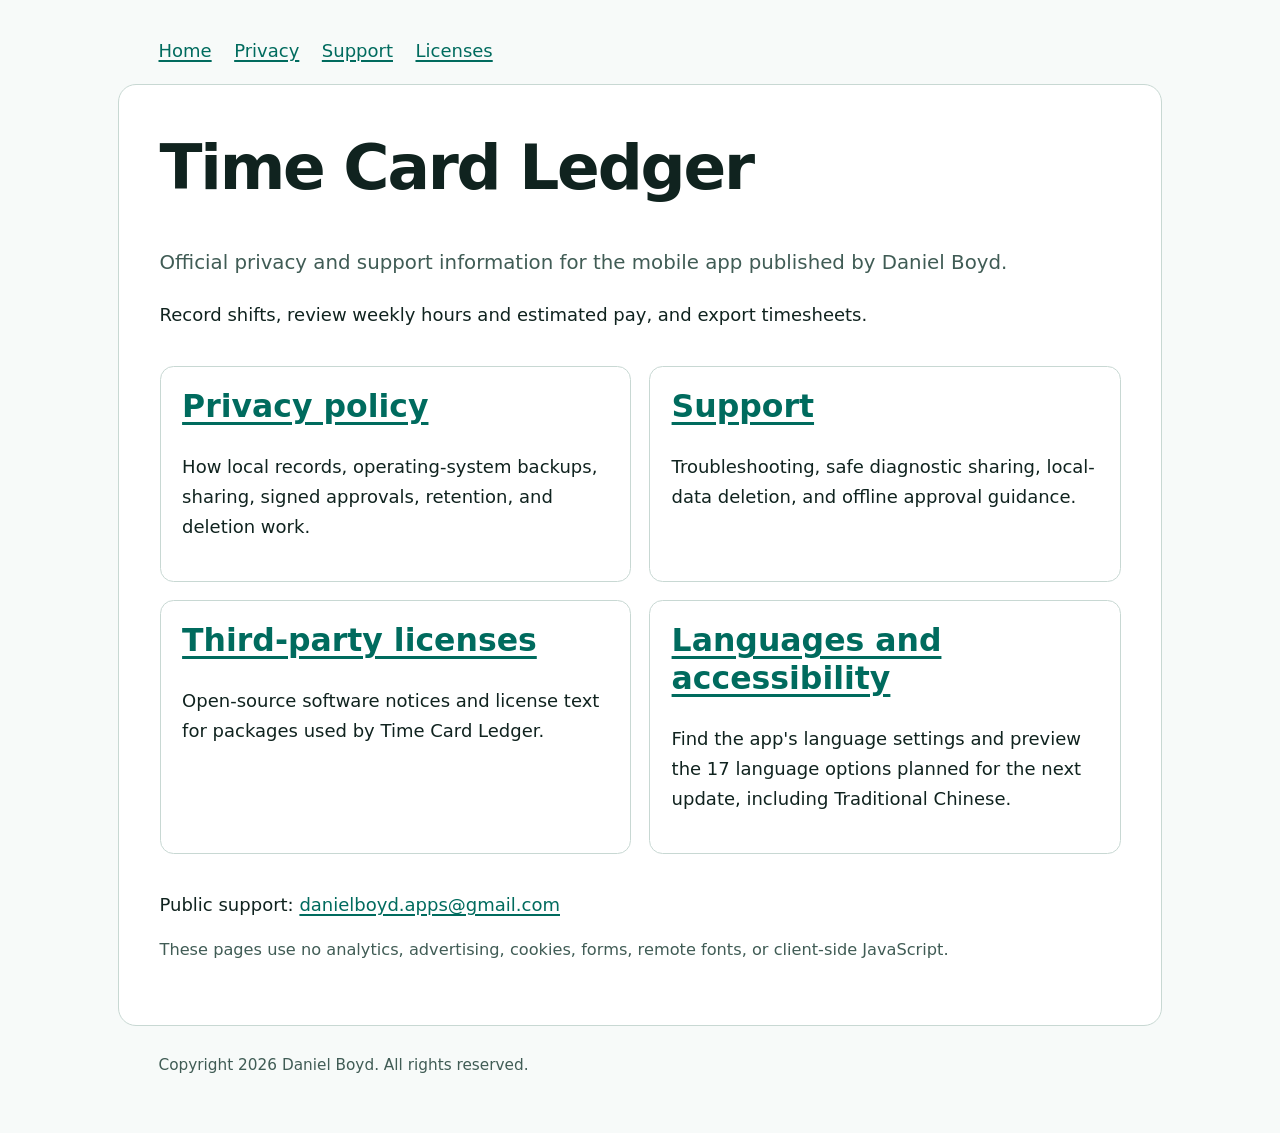
<file: index.html>
<!doctype html>
<html lang="en">
<head>
  <meta charset="utf-8">
  <meta name="viewport" content="width=device-width, initial-scale=1">
  <meta name="description" content="Official privacy policy and support information for Time Card Ledger.">
  <title>Time Card Ledger — Legal and support</title>
  <link rel="stylesheet" href="./styles.css">
</head>
<body>
  <a class="skip-link" href="#content">Skip to content</a>
  <header>
    <nav aria-label="Legal pages">
      <ul>
        <li><a aria-current="page" href="./">Home</a></li>
        <li><a href="./privacy/">Privacy</a></li>
        <li><a href="./support/">Support</a></li>
        <li><a href="./licenses/">Licenses</a></li>
      </ul>
    </nav>
  </header>
  <main id="content">
    <h1>Time Card Ledger</h1>
    <p class="lede">Official privacy and support information for the mobile app published by Daniel Boyd.</p>
    <p>Record shifts, review weekly hours and estimated pay, and export timesheets.</p>
    <div class="cards">
      <section class="card">
        <h2><a href="./privacy/">Privacy policy</a></h2>
        <p>How local records, operating-system backups, sharing, signed approvals, retention, and deletion work.</p>
      </section>
      <section class="card">
        <h2><a href="./support/">Support</a></h2>
        <p>Troubleshooting, safe diagnostic sharing, local-data deletion, and offline approval guidance.</p>
      </section>
      <section class="card">
        <h2><a href="./licenses/">Third-party licenses</a></h2>
        <p>Open-source software notices and license text for packages used by Time Card Ledger.</p>
      </section>
      <section class="card">
        <h2><a href="./languages/">Languages and accessibility</a></h2>
        <p>Find the app's language settings and preview the 17 language options planned for the next update, including Traditional Chinese.</p>
      </section>
    </div>
    <p>Public support: <a href="mailto:danielboyd.apps@gmail.com">danielboyd.apps@gmail.com</a></p>
    <p class="meta">These pages use no analytics, advertising, cookies, forms, remote fonts, or client-side JavaScript.</p>
  </main>
  <footer>Copyright 2026 Daniel Boyd. All rights reserved.</footer>
</body>
</html>
</file>
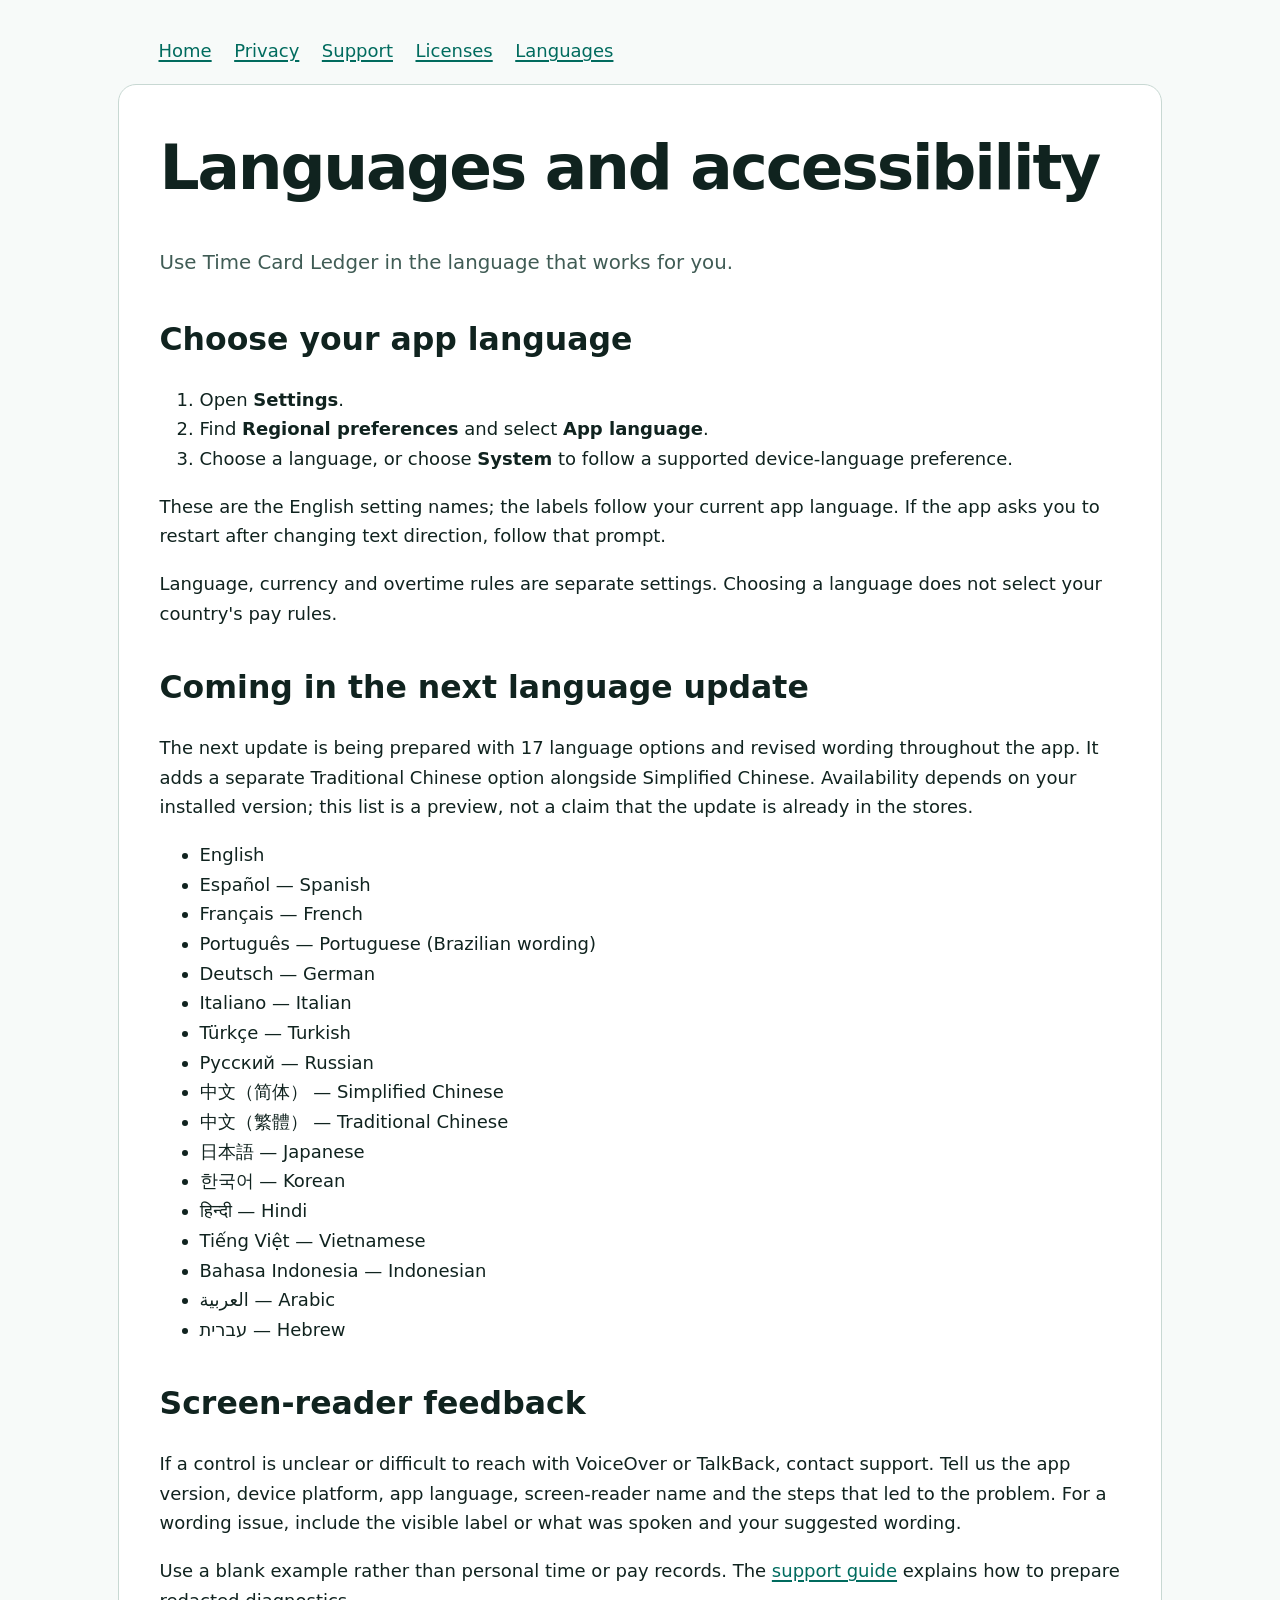
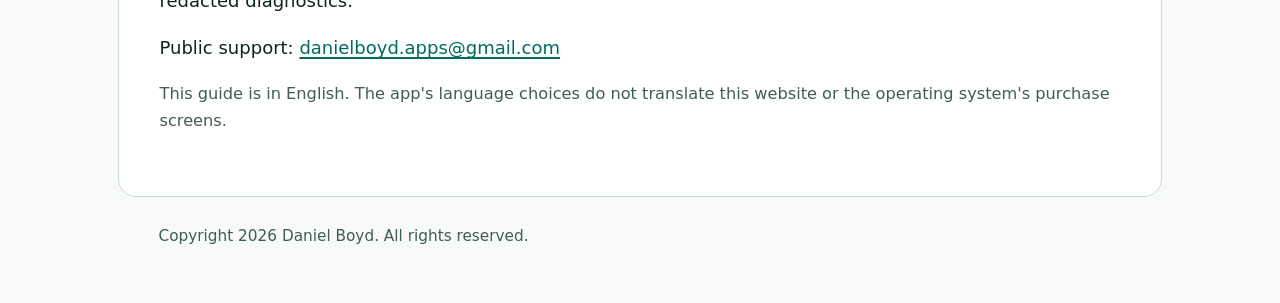
<file: languages/index.html>
<!doctype html>
<html lang="en">
<head>
  <meta charset="utf-8">
  <meta name="viewport" content="width=device-width, initial-scale=1">
  <meta name="description" content="Choose a language in Time Card Ledger and preview the next language update.">
  <title>Languages and accessibility — Time Card Ledger</title>
  <link rel="stylesheet" href="../styles.css">
</head>
<body>
  <a class="skip-link" href="#content">Skip to content</a>
  <header>
    <nav aria-label="Site pages">
      <ul>
        <li><a href="../">Home</a></li>
        <li><a href="../privacy/">Privacy</a></li>
        <li><a href="../support/">Support</a></li>
        <li><a href="../licenses/">Licenses</a></li>
        <li><a aria-current="page" href="./">Languages</a></li>
      </ul>
    </nav>
  </header>
  <main id="content">
    <h1>Languages and accessibility</h1>
    <p class="lede">Use Time Card Ledger in the language that works for you.</p>

    <h2>Choose your app language</h2>
    <ol>
      <li>Open <strong>Settings</strong>.</li>
      <li>Find <strong>Regional preferences</strong> and select <strong>App language</strong>.</li>
      <li>Choose a language, or choose <strong>System</strong> to follow a supported device-language preference.</li>
    </ol>
    <p>These are the English setting names; the labels follow your current app language. If the app asks you to restart after changing text direction, follow that prompt.</p>
    <p>Language, currency and overtime rules are separate settings. Choosing a language does not select your country's pay rules.</p>

    <h2>Coming in the next language update</h2>
    <p>The next update is being prepared with 17 language options and revised wording throughout the app. It adds a separate Traditional Chinese option alongside Simplified Chinese. Availability depends on your installed version; this list is a preview, not a claim that the update is already in the stores.</p>
    <ul>
      <li><span lang="en">English</span></li>
      <li><span lang="es">Español</span> — Spanish</li>
      <li><span lang="fr">Français</span> — French</li>
      <li><span lang="pt-BR">Português</span> — Portuguese (Brazilian wording)</li>
      <li><span lang="de">Deutsch</span> — German</li>
      <li><span lang="it">Italiano</span> — Italian</li>
      <li><span lang="tr">Türkçe</span> — Turkish</li>
      <li><span lang="ru">Русский</span> — Russian</li>
      <li><span lang="zh-Hans">中文（简体）</span> — Simplified Chinese</li>
      <li><span lang="zh-Hant">中文（繁體）</span> — Traditional Chinese</li>
      <li><span lang="ja">日本語</span> — Japanese</li>
      <li><span lang="ko">한국어</span> — Korean</li>
      <li><span lang="hi">हिन्दी</span> — Hindi</li>
      <li><span lang="vi">Tiếng Việt</span> — Vietnamese</li>
      <li><span lang="id">Bahasa Indonesia</span> — Indonesian</li>
      <li><bdi lang="ar" dir="rtl">العربية</bdi> — Arabic</li>
      <li><bdi lang="he" dir="rtl">עברית</bdi> — Hebrew</li>
    </ul>

    <h2>Screen-reader feedback</h2>
    <p>If a control is unclear or difficult to reach with VoiceOver or TalkBack, contact support. Tell us the app version, device platform, app language, screen-reader name and the steps that led to the problem. For a wording issue, include the visible label or what was spoken and your suggested wording.</p>
    <p>Use a blank example rather than personal time or pay records. The <a href="../support/">support guide</a> explains how to prepare redacted diagnostics.</p>
    <p>Public support: <a href="mailto:danielboyd.apps@gmail.com">danielboyd.apps@gmail.com</a></p>
    <p class="meta">This guide is in English. The app's language choices do not translate this website or the operating system's purchase screens.</p>
  </main>
  <footer>Copyright 2026 Daniel Boyd. All rights reserved.</footer>
</body>
</html>
</file>
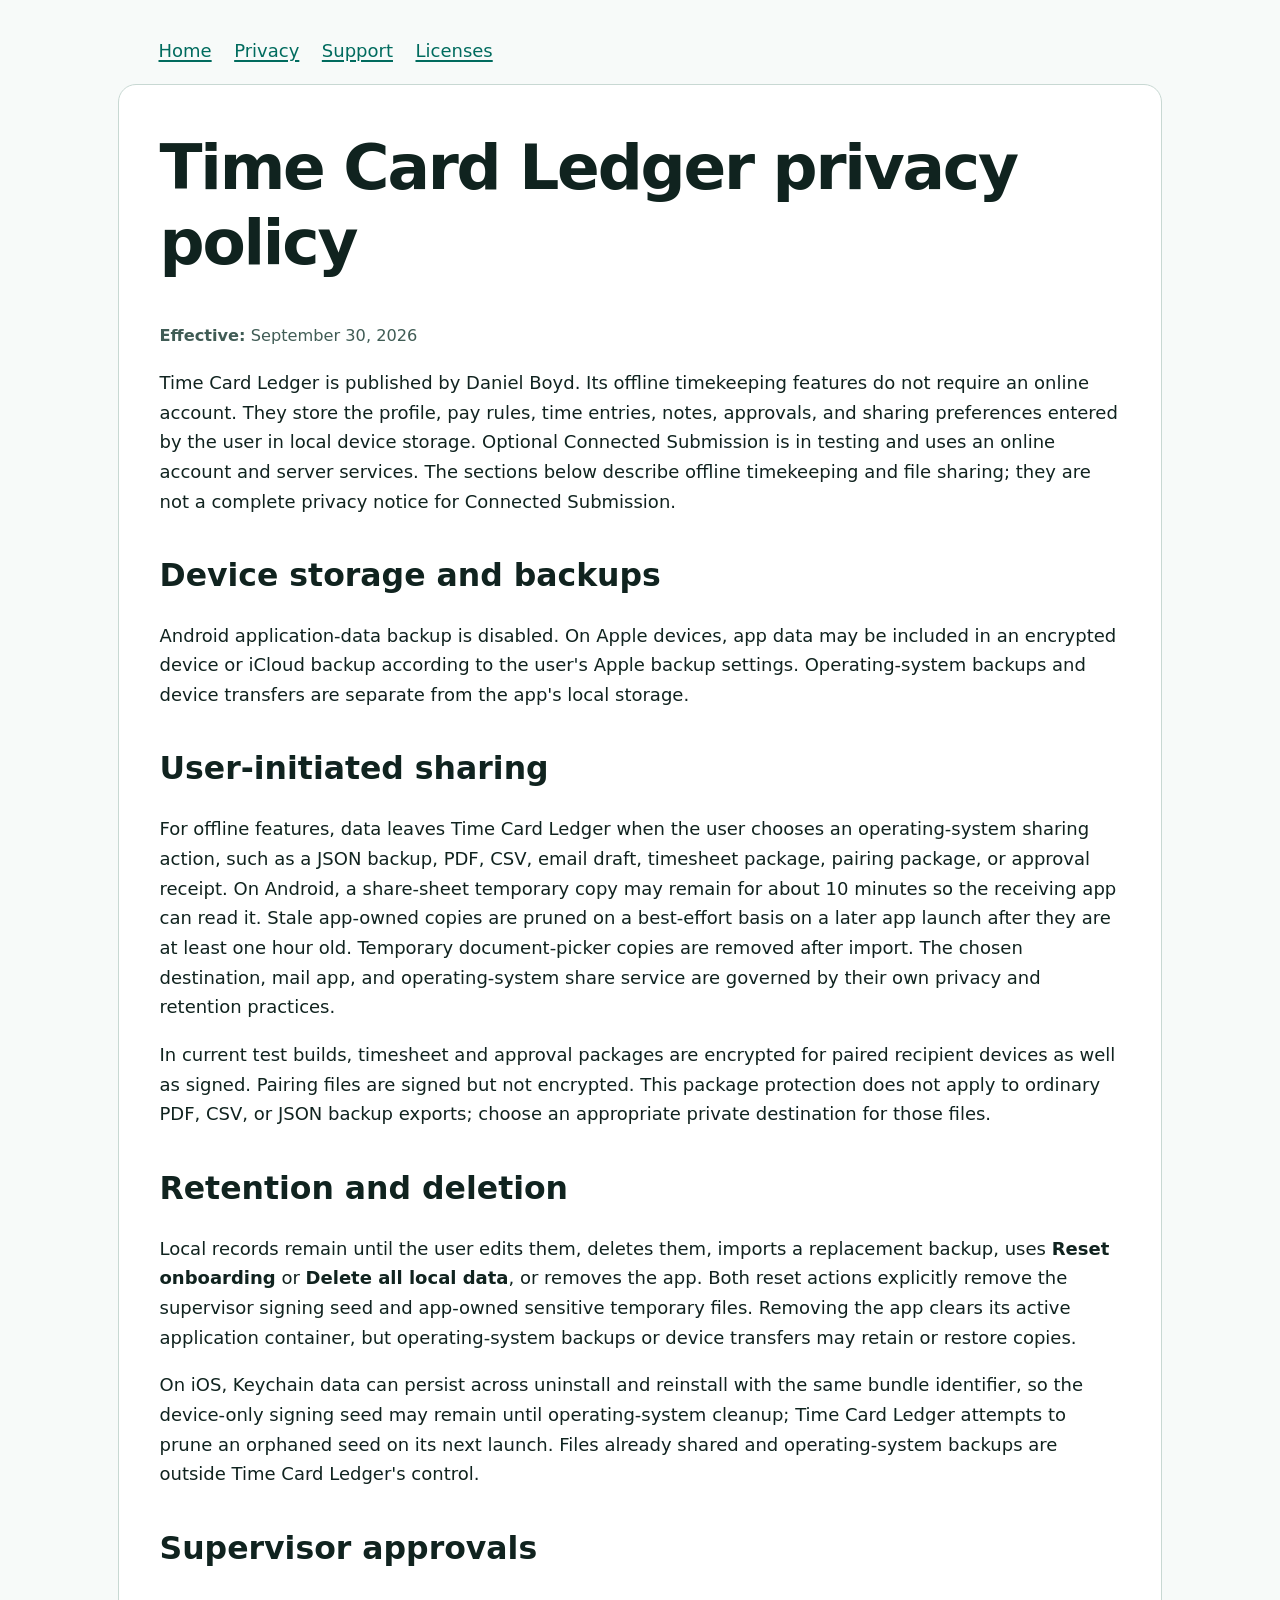
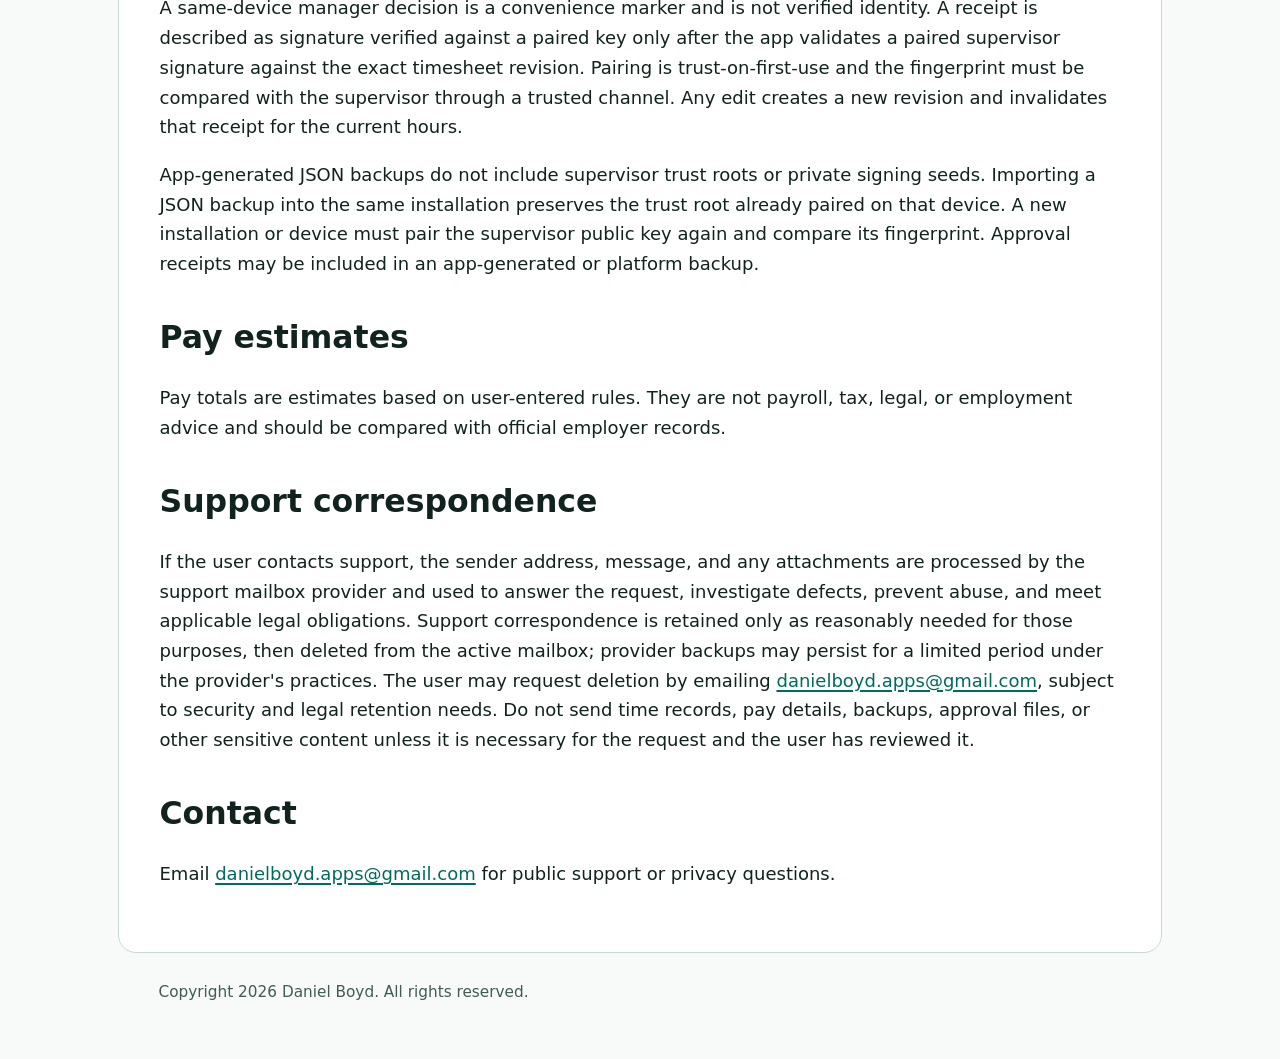
<file: privacy/index.html>
<!doctype html>
<html lang="en">
<head>
  <meta charset="utf-8">
  <meta name="viewport" content="width=device-width, initial-scale=1">
  <meta name="description" content="Privacy policy for Time Card Ledger, published by Daniel Boyd.">
  <title>Privacy policy — Time Card Ledger</title>
  <link rel="stylesheet" href="../styles.css">
</head>
<body>
  <a class="skip-link" href="#content">Skip to content</a>
  <header>
    <nav aria-label="Legal pages">
      <ul>
        <li><a href="../">Home</a></li>
        <li><a aria-current="page" href="./">Privacy</a></li>
        <li><a href="../support/">Support</a></li>
        <li><a href="../licenses/">Licenses</a></li>
      </ul>
    </nav>
  </header>
  <main id="content">
    <h1>Time Card Ledger privacy policy</h1>
    <p class="meta"><strong>Effective:</strong> September 30, 2026</p>

    <p>Time Card Ledger is published by Daniel Boyd. Its offline timekeeping features do not require an online account. They store the profile, pay rules, time entries, notes, approvals, and sharing preferences entered by the user in local device storage. Optional Connected Submission is in testing and uses an online account and server services. The sections below describe offline timekeeping and file sharing; they are not a complete privacy notice for Connected Submission.</p>

    <h2>Device storage and backups</h2>
    <p>Android application-data backup is disabled. On Apple devices, app data may be included in an encrypted device or iCloud backup according to the user's Apple backup settings. Operating-system backups and device transfers are separate from the app's local storage.</p>

    <h2>User-initiated sharing</h2>
    <p>For offline features, data leaves Time Card Ledger when the user chooses an operating-system sharing action, such as a JSON backup, PDF, CSV, email draft, timesheet package, pairing package, or approval receipt. On Android, a share-sheet temporary copy may remain for about 10 minutes so the receiving app can read it. Stale app-owned copies are pruned on a best-effort basis on a later app launch after they are at least one hour old. Temporary document-picker copies are removed after import. The chosen destination, mail app, and operating-system share service are governed by their own privacy and retention practices.</p>

    <p>In current test builds, timesheet and approval packages are encrypted for paired recipient devices as well as signed. Pairing files are signed but not encrypted. This package protection does not apply to ordinary PDF, CSV, or JSON backup exports; choose an appropriate private destination for those files.</p>

    <h2>Retention and deletion</h2>
    <p>Local records remain until the user edits them, deletes them, imports a replacement backup, uses <strong>Reset onboarding</strong> or <strong>Delete all local data</strong>, or removes the app. Both reset actions explicitly remove the supervisor signing seed and app-owned sensitive temporary files. Removing the app clears its active application container, but operating-system backups or device transfers may retain or restore copies.</p>
    <p>On iOS, Keychain data can persist across uninstall and reinstall with the same bundle identifier, so the device-only signing seed may remain until operating-system cleanup; Time Card Ledger attempts to prune an orphaned seed on its next launch. Files already shared and operating-system backups are outside Time Card Ledger's control.</p>

    <h2>Supervisor approvals</h2>
    <p>A same-device manager decision is a convenience marker and is not verified identity. A receipt is described as signature verified against a paired key only after the app validates a paired supervisor signature against the exact timesheet revision. Pairing is trust-on-first-use and the fingerprint must be compared with the supervisor through a trusted channel. Any edit creates a new revision and invalidates that receipt for the current hours.</p>
    <p>App-generated JSON backups do not include supervisor trust roots or private signing seeds. Importing a JSON backup into the same installation preserves the trust root already paired on that device. A new installation or device must pair the supervisor public key again and compare its fingerprint. Approval receipts may be included in an app-generated or platform backup.</p>

    <h2>Pay estimates</h2>
    <p>Pay totals are estimates based on user-entered rules. They are not payroll, tax, legal, or employment advice and should be compared with official employer records.</p>

    <h2>Support correspondence</h2>
    <p>If the user contacts support, the sender address, message, and any attachments are processed by the support mailbox provider and used to answer the request, investigate defects, prevent abuse, and meet applicable legal obligations. Support correspondence is retained only as reasonably needed for those purposes, then deleted from the active mailbox; provider backups may persist for a limited period under the provider's practices. The user may request deletion by emailing <a href="mailto:danielboyd.apps@gmail.com">danielboyd.apps@gmail.com</a>, subject to security and legal retention needs. Do not send time records, pay details, backups, approval files, or other sensitive content unless it is necessary for the request and the user has reviewed it.</p>

    <h2>Contact</h2>
    <p>Email <a href="mailto:danielboyd.apps@gmail.com">danielboyd.apps@gmail.com</a> for public support or privacy questions.</p>
  </main>
  <footer>Copyright 2026 Daniel Boyd. All rights reserved.</footer>
</body>
</html>
</file>
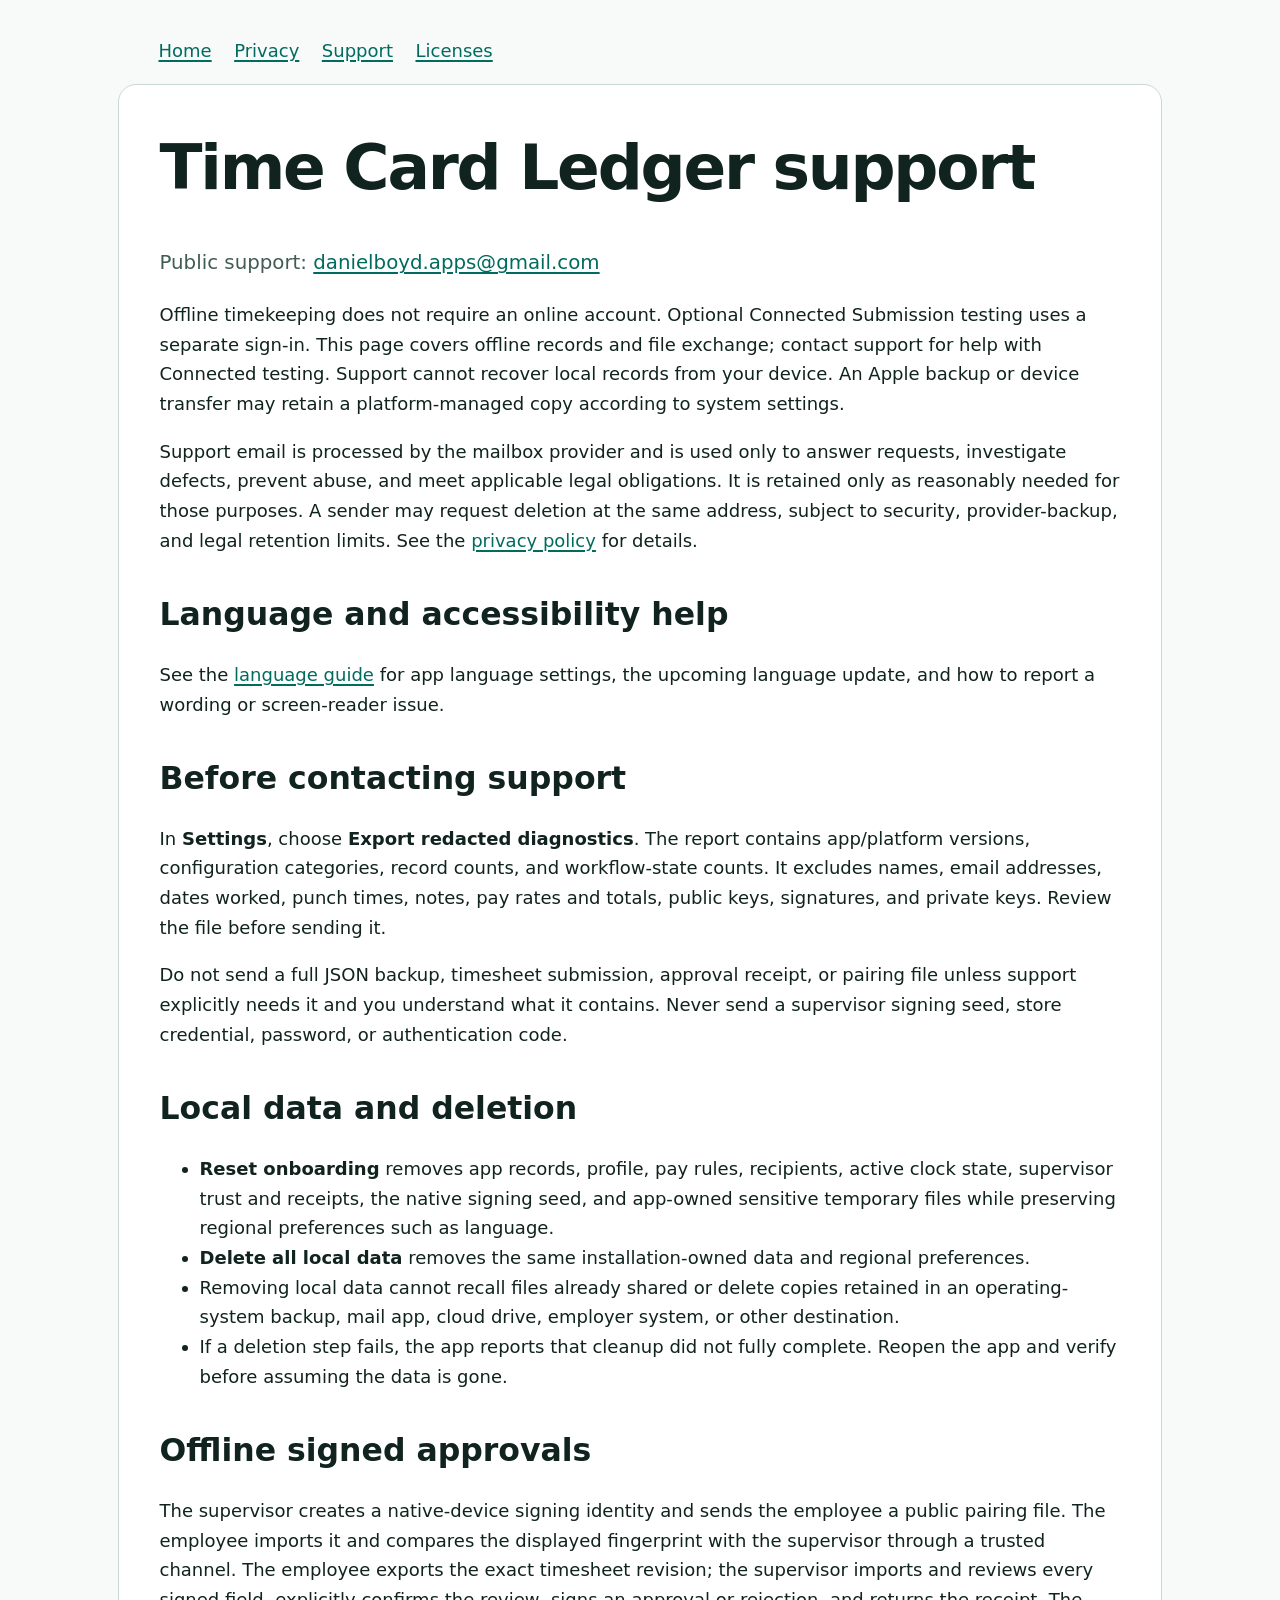
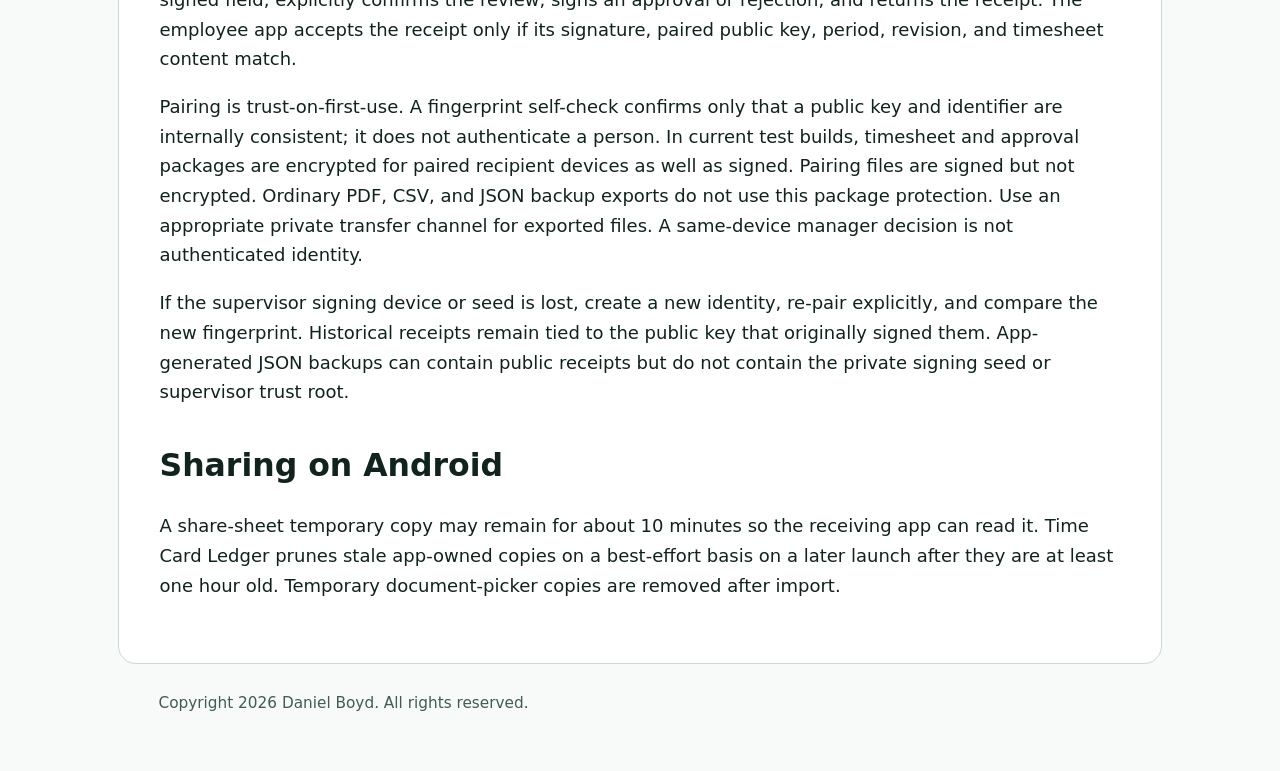
<file: support/index.html>
<!doctype html>
<html lang="en">
<head>
  <meta charset="utf-8">
  <meta name="viewport" content="width=device-width, initial-scale=1">
  <meta name="description" content="Support information for Time Card Ledger, published by Daniel Boyd.">
  <title>Support — Time Card Ledger</title>
  <link rel="stylesheet" href="../styles.css">
</head>
<body>
  <a class="skip-link" href="#content">Skip to content</a>
  <header>
    <nav aria-label="Legal pages">
      <ul>
        <li><a href="../">Home</a></li>
        <li><a href="../privacy/">Privacy</a></li>
        <li><a aria-current="page" href="./">Support</a></li>
        <li><a href="../licenses/">Licenses</a></li>
      </ul>
    </nav>
  </header>
  <main id="content">
    <h1>Time Card Ledger support</h1>
    <p class="lede">Public support: <a href="mailto:danielboyd.apps@gmail.com">danielboyd.apps@gmail.com</a></p>
    <p>Offline timekeeping does not require an online account. Optional Connected Submission testing uses a separate sign-in. This page covers offline records and file exchange; contact support for help with Connected testing. Support cannot recover local records from your device. An Apple backup or device transfer may retain a platform-managed copy according to system settings.</p>
    <p>Support email is processed by the mailbox provider and is used only to answer requests, investigate defects, prevent abuse, and meet applicable legal obligations. It is retained only as reasonably needed for those purposes. A sender may request deletion at the same address, subject to security, provider-backup, and legal retention limits. See the <a href="../privacy/">privacy policy</a> for details.</p>

    <h2>Language and accessibility help</h2>
    <p>See the <a href="../languages/">language guide</a> for app language settings, the upcoming language update, and how to report a wording or screen-reader issue.</p>

    <h2>Before contacting support</h2>
    <p>In <strong>Settings</strong>, choose <strong>Export redacted diagnostics</strong>. The report contains app/platform versions, configuration categories, record counts, and workflow-state counts. It excludes names, email addresses, dates worked, punch times, notes, pay rates and totals, public keys, signatures, and private keys. Review the file before sending it.</p>
    <p>Do not send a full JSON backup, timesheet submission, approval receipt, or pairing file unless support explicitly needs it and you understand what it contains. Never send a supervisor signing seed, store credential, password, or authentication code.</p>

    <h2>Local data and deletion</h2>
    <ul>
      <li><strong>Reset onboarding</strong> removes app records, profile, pay rules, recipients, active clock state, supervisor trust and receipts, the native signing seed, and app-owned sensitive temporary files while preserving regional preferences such as language.</li>
      <li><strong>Delete all local data</strong> removes the same installation-owned data and regional preferences.</li>
      <li>Removing local data cannot recall files already shared or delete copies retained in an operating-system backup, mail app, cloud drive, employer system, or other destination.</li>
      <li>If a deletion step fails, the app reports that cleanup did not fully complete. Reopen the app and verify before assuming the data is gone.</li>
    </ul>

    <h2>Offline signed approvals</h2>
    <p>The supervisor creates a native-device signing identity and sends the employee a public pairing file. The employee imports it and compares the displayed fingerprint with the supervisor through a trusted channel. The employee exports the exact timesheet revision; the supervisor imports and reviews every signed field, explicitly confirms the review, signs an approval or rejection, and returns the receipt. The employee app accepts the receipt only if its signature, paired public key, period, revision, and timesheet content match.</p>
    <p>Pairing is trust-on-first-use. A fingerprint self-check confirms only that a public key and identifier are internally consistent; it does not authenticate a person. In current test builds, timesheet and approval packages are encrypted for paired recipient devices as well as signed. Pairing files are signed but not encrypted. Ordinary PDF, CSV, and JSON backup exports do not use this package protection. Use an appropriate private transfer channel for exported files. A same-device manager decision is not authenticated identity.</p>
    <p>If the supervisor signing device or seed is lost, create a new identity, re-pair explicitly, and compare the new fingerprint. Historical receipts remain tied to the public key that originally signed them. App-generated JSON backups can contain public receipts but do not contain the private signing seed or supervisor trust root.</p>

    <h2>Sharing on Android</h2>
    <p>A share-sheet temporary copy may remain for about 10 minutes so the receiving app can read it. Time Card Ledger prunes stale app-owned copies on a best-effort basis on a later launch after they are at least one hour old. Temporary document-picker copies are removed after import.</p>
  </main>
  <footer>Copyright 2026 Daniel Boyd. All rights reserved.</footer>
</body>
</html>
</file>
<file: styles.css>
:root {
  color-scheme: light dark;
  --background: #f7faf9;
  --surface: #ffffff;
  --text: #10231f;
  --muted: #405c55;
  --border: #c8d8d3;
  --link: #006b5e;
  --focus: #8a3ffc;
}

@media (prefers-color-scheme: dark) {
  :root {
    --background: #091512;
    --surface: #10231f;
    --text: #f3fbf8;
    --muted: #bed2cb;
    --border: #36554d;
    --link: #72e0cd;
    --focus: #d9c2ff;
  }
}

* {
  box-sizing: border-box;
}

html {
  background: var(--background);
  color: var(--text);
  font-family: system-ui, -apple-system, BlinkMacSystemFont, "Segoe UI", sans-serif;
  font-size: 18px;
  line-height: 1.65;
}

body {
  margin: 0;
}

a {
  color: var(--link);
  text-decoration-thickness: 0.1em;
  text-underline-offset: 0.16em;
}

a:focus-visible {
  border-radius: 0.15rem;
  outline: 0.2rem solid var(--focus);
  outline-offset: 0.2rem;
}

.skip-link {
  background: var(--surface);
  left: 1rem;
  padding: 0.65rem 0.85rem;
  position: absolute;
  top: -5rem;
  z-index: 10;
}

.skip-link:focus {
  top: 1rem;
}

header,
main,
footer {
  margin-inline: auto;
  max-width: 58rem;
  padding-inline: clamp(1rem, 4vw, 2.25rem);
}

header {
  padding-block: 2rem 1rem;
}

nav ul {
  display: flex;
  flex-wrap: wrap;
  gap: 0.75rem 1.25rem;
  list-style: none;
  margin: 0;
  padding: 0;
}

main {
  background: var(--surface);
  border: 1px solid var(--border);
  border-radius: 1rem;
  padding-block: clamp(1.25rem, 4vw, 2.5rem);
}

h1,
h2 {
  line-height: 1.2;
}

h1 {
  font-size: clamp(2rem, 7vw, 3.5rem);
  letter-spacing: -0.035em;
  margin-top: 0;
}

h2 {
  font-size: clamp(1.3rem, 4vw, 1.75rem);
  margin-top: 2.25rem;
}

.lede {
  color: var(--muted);
  font-size: 1.1rem;
}

.meta {
  color: var(--muted);
  font-size: 0.9rem;
}

.cards {
  display: grid;
  gap: 1rem;
  grid-template-columns: repeat(auto-fit, minmax(min(100%, 18rem), 1fr));
  margin-block: 2rem;
}

.card {
  border: 1px solid var(--border);
  border-radius: 0.75rem;
  padding: 1.2rem;
}

.card h2 {
  margin-top: 0;
}

code {
  overflow-wrap: anywhere;
}

/* Inventory layout changes presentation only; downloadable notices stay exact. */
.notice-contents {
  display: flex;
  flex-wrap: wrap;
  gap: 0.5rem 1.25rem;
  margin-block: 1.5rem;
  padding-block: 1rem;
  border-block: 1px solid var(--border);
  font-size: 0.9rem;
}

.notice-inventory {
  min-width: 0;
  overflow-wrap: anywhere;
}

.notice-inventory h2,
.notice-inventory h3 {
  scroll-margin-top: 1rem;
}

.notice-inventory h3 {
  margin-top: 2rem;
  padding-top: 1.5rem;
  border-top: 1px solid var(--border);
}

.notice-table {
  max-width: 100%;
  max-height: 34rem;
  overflow: auto;
  margin-block: 1rem;
  border: 1px solid var(--border);
  border-radius: 0.5rem;
  font-size: 0.8rem;
}

.notice-table table {
  width: 100%;
  border-collapse: collapse;
  text-align: start;
}

.notice-table th,
.notice-table td {
  min-width: 9rem;
  padding: 0.65rem 0.8rem;
  vertical-align: top;
  border-bottom: 1px solid var(--border);
}

.notice-table th {
  position: sticky;
  top: 0;
  background: var(--background);
}

.license-text {
  margin-block: 1rem 2rem;
  border: 1px solid var(--border);
  border-radius: 0.5rem;
  background: var(--background);
}

.license-text summary {
  min-height: 44px;
  padding: 0.6rem 1rem;
  cursor: pointer;
  color: var(--link);
}

.license-text pre {
  max-height: 34rem;
  overflow: auto;
  white-space: pre-wrap;
  overflow-wrap: anywhere;
  margin: 0;
  padding: 1rem;
  border-top: 1px solid var(--border);
  font-size: 0.8rem;
  line-height: 1.55;
}

.notice-table:focus-visible,
.license-text summary:focus-visible,
.license-text pre:focus-visible {
  outline: 0.2rem solid var(--focus);
  outline-offset: 0.15rem;
}

footer {
  color: var(--muted);
  font-size: 0.85rem;
  padding-block: 1.5rem 3rem;
}

@media (prefers-reduced-motion: reduce) {
  *,
  *::before,
  *::after {
    scroll-behavior: auto !important;
  }
}
</file>
